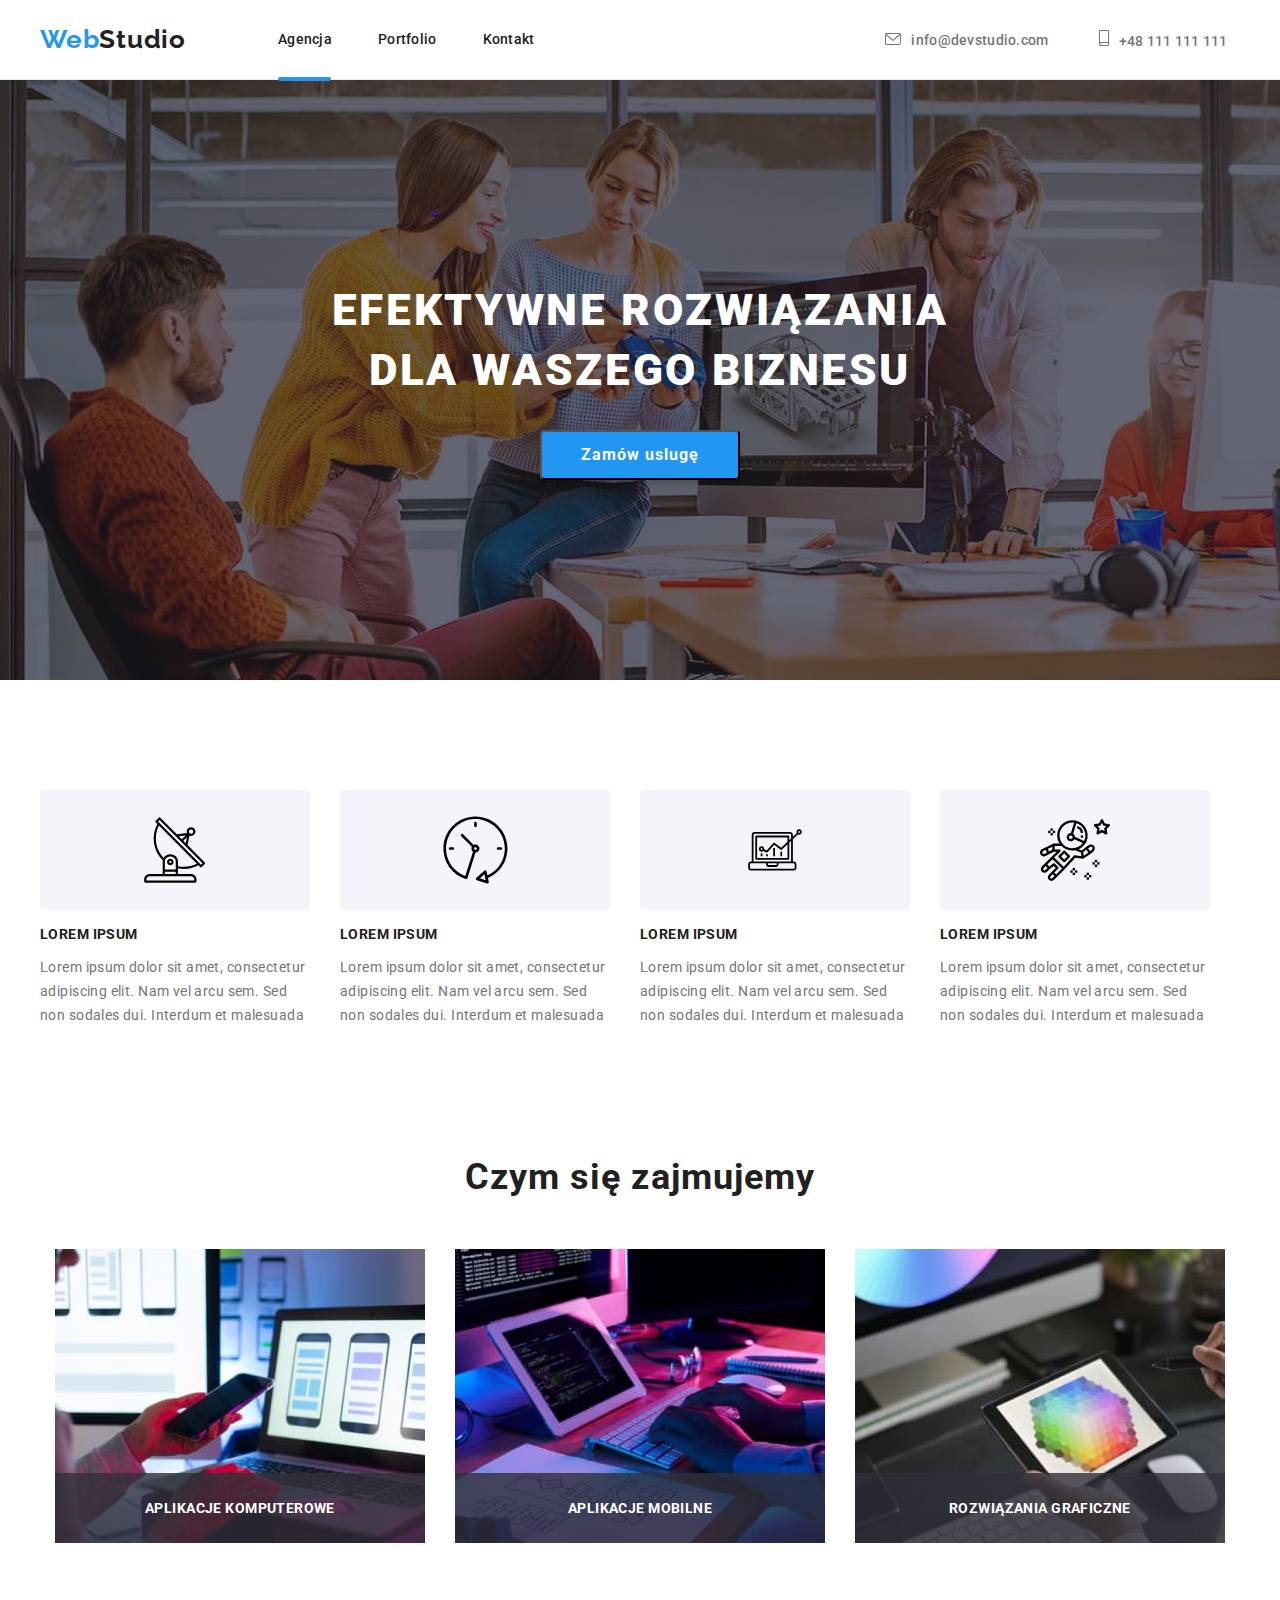
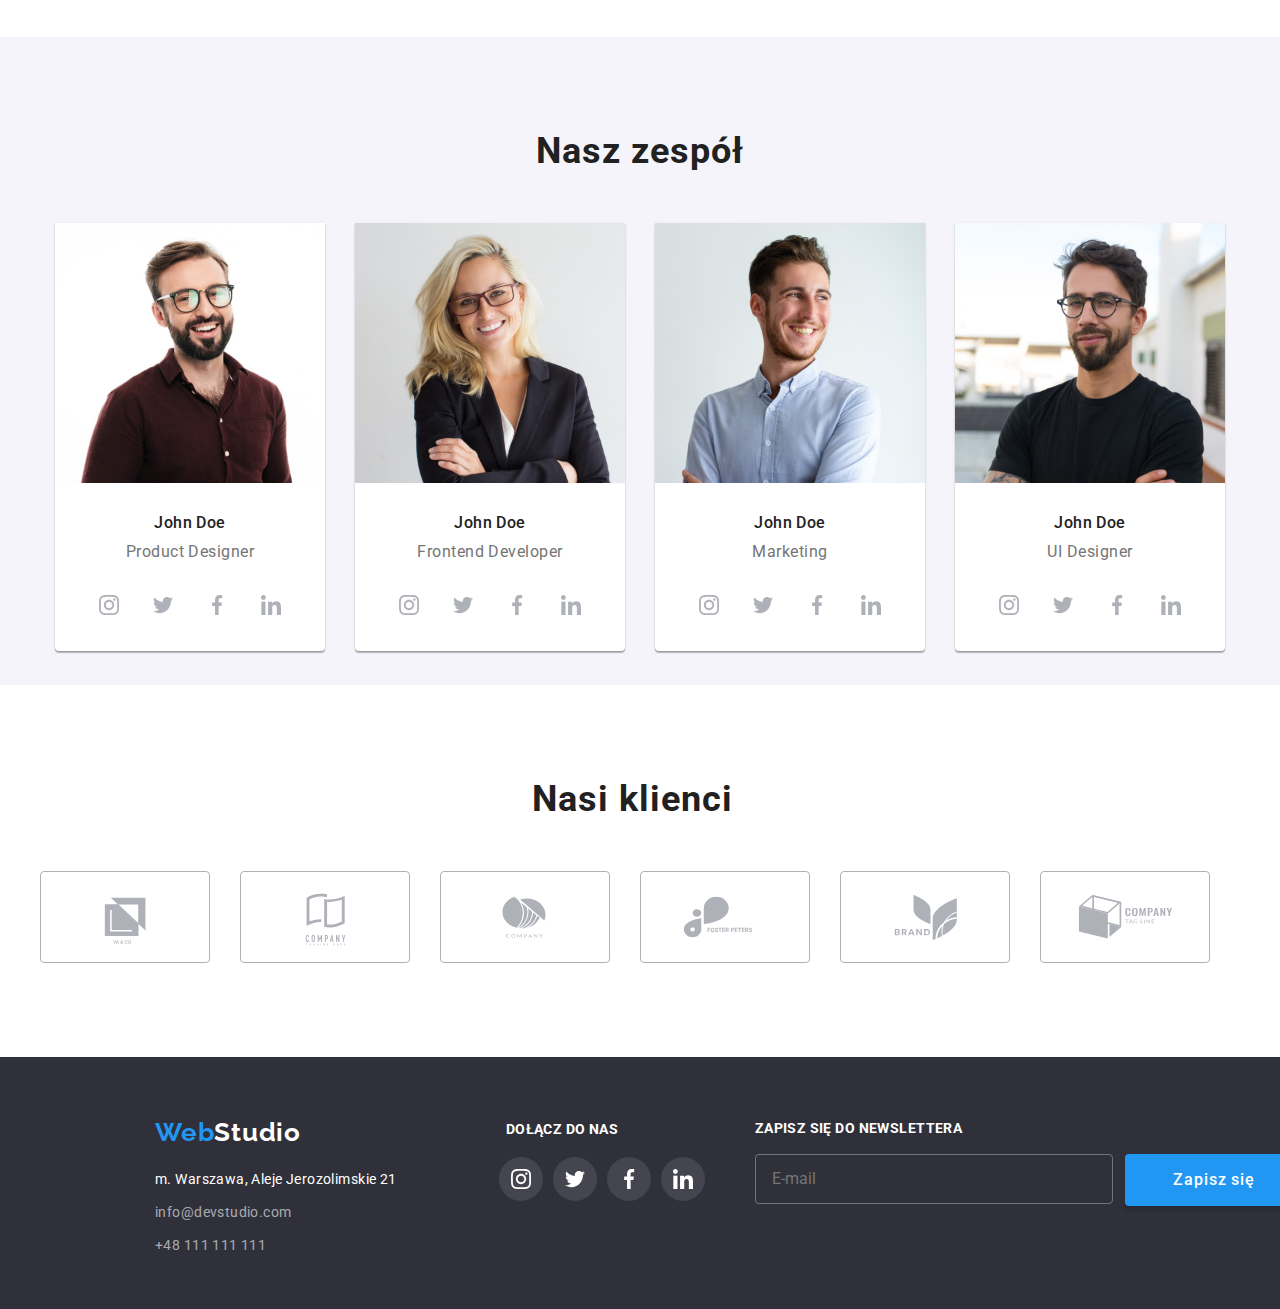
<file: index.html>
<!DOCTYPE html>
<html lang="en">
<head>
    <meta charset="UTF-8">
    <meta http-equiv="X-UA-Compatible" content="IE=edge">
    <meta name="viewport" content="width=device-width, initial-scale=1.0">
    <link rel="stylesheet" href="https://cdnjs.cloudflare.com/ajax/libs/modern-normalize/1.1.0/modern-normalize.min.css">
    <link rel="stylesheet" href="./css/style.css">
    <link rel="preconnect" href="https://fonts.googleapis.com">
    <link rel="preconnect" href="https://fonts.gstatic.com" crossorigin>
    <link href="https://fonts.googleapis.com/css2?family=Raleway:wght@700&family=Roboto:wght@400;500;700;900&display=swap"
        rel="stylesheet">  
    <title>WebStudio</title>
</head>
<body>
    <header class="header">
        <div class="container">
            <nav class="navigation">
            <a class="navigation-main" href="index.html"><span class="logo-1">Web</span><span class="logo-2">Studio</span></a>
            <ul class="navigation-list">
                <li class="navigation-list-item">
                    <a class="navigation-list-link is-active agency" href="index.html">Agencja</a>
                </li>
                <li class="navigation-list-item">
                    <a class="navigation-list-link portfolio" href="portfolio.html">Portfolio</a>
                </li>
                <li class="navigation-list-item">
                    <a class="navigation-list-link contact" href="index.html">Kontakt</a>
                </li>
            </ul>
            </nav>
        <a class="contact-link-mail" href="mailto:info@devstudio.com">
            <svg class="mail-icon" width="16" height="12">
                <use href="./images/icons.svg#icon-mail"></use>
            </svg>info@devstudio.com</a>

        <a class="contact-link-phone" href="tel:+48111111111">
            <svg class="phone-icon" width="10" height="16">
                <use href="./images/icons.svg#icon-phone"></use>
            </svg>+48 111 111 111</a>
            
        </div>
    </header> 
    

    <main>
        <!--HERO-->
        <section class="main-header-container">
        <div class="container m-h-c">
            <h1 class="main-header">EFEKTYWNE ROZWIĄZANIA DLA WASZEGO BIZNESU</h1>
            <button class="btn" type="button" data-modal-open>Zamów uslugę</button>
        </div>
        <div class="backdrop is-hidden" data-modal>
            <div class="modal">
                <button type="button" class="close-btn" data-modal-close>
                    <svg class="close" width="30" height="30">
                        <use href="images/icons.svg#icon-icon-close"></use>
                    </svg>
                </button>
                <form class="modal-form" action="">
                    <div class="form-box">
                        <h3>Zostaw swoje dane w formularzu poniżej</h3>
                
                        <label class="label-form" for="imię">Imię
                            <div class="label-box">
                                <input class="input-form" type="text" required name="imię" id="imię" />
                                <svg class="form-svg name-svg" width="18" height="18">
                                    <use href="images/icons.svg#icon-person-icon" width="18" height="18"></use>
                                </svg>
                            </div>
                        </label>
                
                        <label class="label-form" for="telefon">Telefon
                            <div class="label-box">
                                <input class="input-form" type="tel" required name="telefon" id="telefon" />
                                <svg class="form-svg tel-svg" width="18" height="18">
                                    <use href="images/icons.svg#icon-phone-icon" width="18" height="18"></use>
                                </svg>
                            </div>
                        </label>
                
                        <label class="label-form" for="mail">Email
                            <div class="label-box">
                                <input class="input-form" type="email" required name="email" id="mail" />
                                <svg class="form-svg mail-svg" width="18" height="18">
                                    <use href="images/icons.svg#icon-email-icon" width="18" height="18"></use>
                                </svg>
                            </div>
                        </label>
                
                        <label class="label-form" for="comment">Komentarz
                            <textarea name="comment" id="comment" placeholder="Wprowadź tekst"></textarea>
                        </label>
                        <div class="policy-box">
                            <label class="policy" for="policy">
                                <input class="policy" type="checkbox" unchecked required name="policy" id="policy" />
                                <span class="checkmark">
                                    <svg class="checkmark-svg" width="15" height="16">
                                        <use href="images/icons.svg#icon-check-icon" width="15" height="16"></use>
                                    </svg>
                                </span>
                                <span class="policy-text">Oświadczam iż akceptuję</span>
                                <a class="docs" href="#">Regulamin</a>
                                <span class="policy-text">i</span>
                                <a class="docs" href="#">Politykę Prywatności.</a>
                            </label>
                        </div>
                
                        <button class="modal-btn" type="submit">Wyślij</button>
                    </div>
                </form>
                </div>
            </div>
        </div>
        </section>
        

        <section class="features">
        <div class="container">
            <ul class="features-list">
                <li class="features-list-item">
                    <p class="features-icon-par">
                        <svg class="features-icon antenna" width="65.32" height="70">
                          <use href="./images/icons.svg#icon-antenna"></use>
                        </svg>
                    </p>
                    <p class="features-name">LOREM IPSUM</p>
                    <P class="features-description">Lorem ipsum dolor sit amet, consectetur adipiscing elit. Nam vel arcu sem. Sed non sodales dui. Interdum et malesuada</P>
                </li>
                <li class="features-list-item">
                    <p class="features-icon-par">
                        <svg class="features-icon clock" width="66.96" height="70">
                          <use href="./images/icons.svg#icon-clock"></use>
                        </svg>
                    </p>
                    <p class="features-name">LOREM IPSUM</p>
                    <p class="features-description">Lorem ipsum dolor sit amet, consectetur adipiscing elit. Nam vel arcu sem. Sed non sodales dui. Interdum et malesuada</p>
                </li>
                <li class="features-list-item">
                    <p class="features-icon-par">
                        <svg class="features-icon diagram" width="70" height="53.69">
                          <use href="./images/icons.svg#icon-diagram"></use>
                        </svg>
                    </p>
                    <p class="features-name">LOREM IPSUM</p>
                    <P class="features-description">Lorem ipsum dolor sit amet, consectetur adipiscing elit. Nam vel arcu sem. Sed non sodales dui. Interdum et malesuada</P>
                </li>
                <li class="features-list-item">
                    <p class="features-icon-par">
                        <svg class="features-icon astronaut" width="70" height="70">
                          <use href="./images/icons.svg#icon-astronaut"></use>
                        </svg>
                    </p>
                    <p class="features-name">LOREM IPSUM</p>
                    <P class="features-description">Lorem ipsum dolor sit amet, consectetur adipiscing elit. Nam vel arcu sem. Sed non sodales dui. Interdum et malesuada</P>
                </li>
            </ul>
        </div>
        </section>
        

        <!--Czym się zajmujemy-->
        
        <section class="work">
        <div class="container">
            <div class="about">
                <div class="secondary-header-container">
                    <h2 class="secondary-header">Czym się zajmujemy</h2>
                </div>
                <ul class="about-list">
                    <li class="about-list-item">
                        <div class="thumb">
                            <p class="label">APLIKACJE KOMPUTEROWE</p>
                        </div> 
                        <img class="about-list-img" src="images/komp1.jpg" alt="laptop" width="370" height="294">
                    </li>
                    <li class="about-list-item">
                        <div class="thumb">
                            <p class="label">APLIKACJE MOBILNE</p>
                        </div>
                        <img class="about-list-img" src="images/komp2.jpg" alt="telefon" width="370" height="294">
                    </li>
                    <li class="about-list-item">
                        <div class="thumb">
                            <p class="label">ROZWIĄZANIA GRAFICZNE</p>
                        </div>
                        <img class="about-list-img" src="images/komp3.jpg" alt="tablet" width="370" height="294">
                    </li>
                </ul>
            </div>  
        </div>
        </section>

        <!--Nasz zespół-->

        <section class="team">
        <div class="container team">
            <div class="secondary-header-team">
                <h2 class="secondary-header">Nasz zespół</h2>
            </div>    
            <ul class="team-list">
                <li class="team-list-item">
                    <img class="team-list-img" src="images/john_doe1.jpg" alt="john_doe_1" width="270" height="260">
                        <h3 class="team-member">John Doe</h3>
                        <p class="type-of-work-in-team">Product Designer</p>
                        <ul class="social-links-list">
                            <li class="social-links-list-item">
                                <a class="social-list-link" href="#">
                                    <svg class="social-icon inst1" width="20" height="20">
                                        <use href="images/icons.svg#icon-instagram"></use>
                                    </svg>
                                </a>
                            </li>
                            <li class="social-links-list-item">
                                <a class="social-list-link" href="#">
                                    <svg class="social-icon fb1" width="20" height="20">
                                        <use href="images/icons.svg#icon-twitter"></use>
                                    </svg>
                                </a>
                            </li>
                            <li class="social-links-list-item">
                                <a class="social-list-link" href="#">
                                    <svg class="social-icon twit1" width="20" height="20">
                                        <use href="images/icons.svg#icon-facebook"></use>
                                    </svg>
                                </a>
                            </li>
                            <li class="social-links-list-item">
                                <a class="social-list-link" href="#">
                                    <svg class="social-icon ln1" width="20" height="20">
                                        <use href="images/icons.svg#icon-linkedin"></use>
                                    </svg>
                                </a>
                            </li>
                        </ul>
                </li>
                <li class="team-list-item">
                    <img class="team-list-img" src="images/john_doe2.jpg" alt="john_doe_2" width="270" height="260">
                    <h3 class="team-member">John Doe</h3>
                    <p class="type-of-work-in-team">Frontend Developer</p>
                    <ul class="social-links-list">
                        <li class="social-links-list-item">
                            <a class="social-list-link" href="#">
                                <svg class="social-icon inst1" width="20" height="20">
                                    <use href="images/icons.svg#icon-instagram"></use>
                                </svg>
                            </a>
                        </li>
                        <li class="social-links-list-item">
                            <a class="social-list-link" href="#">
                                <svg class="social-icon fb1" width="20" height="20">
                                    <use href="images/icons.svg#icon-twitter"></use>
                                </svg>
                            </a>
                        </li>
                        <li class="social-links-list-item">
                            <a class="social-list-link" href="#">
                                <svg class="social-icon twit1" width="20" height="20">
                                    <use href="images/icons.svg#icon-facebook"></use>
                                </svg>
                            </a>
                        </li>
                        <li class="social-links-list-item">
                            <a class="social-list-link" href="#">
                                <svg class="social-icon ln1" width="20" height="20">
                                    <use href="images/icons.svg#icon-linkedin"></use>
                                </svg>
                            </a>
                        </li>
                    </ul>
                </li>
                <li class="team-list-item">
                    <img class="team-list-img" src="images/john_doe3.jpg" alt="john_doe_3" width="270" height="260">
                    <h3 class="team-member">John Doe</h3>
                    <p class="type-of-work-in-team">Marketing</p>
                    <ul class="social-links-list">
                        <li class="social-links-list-item">
                            <a class="social-list-link" href="#">
                                <svg class="social-icon inst1" width="20" height="20">
                                    <use href="images/icons.svg#icon-instagram"></use>
                                </svg>
                            </a>
                        </li>
                        <li class="social-links-list-item">
                            <a class="social-list-link" href="#">
                                <svg class="social-icon fb1" width="20" height="20">
                                    <use href="images/icons.svg#icon-twitter"></use>
                                </svg>
                            </a>
                        </li>
                        <li class="social-links-list-item">
                            <a class="social-list-link" href="#">
                                <svg class="social-icon twit1" width="20" height="20">
                                    <use href="images/icons.svg#icon-facebook"></use>
                                </svg>
                            </a>
                        </li>
                        <li class="social-links-list-item">
                            <a class="social-list-link" href="#">
                                <svg class="social-icon ln1" width="20" height="20">
                                    <use href="images/icons.svg#icon-linkedin"></use>
                                </svg>
                            </a>
                        </li>
                    </ul>
                </li>
                <li class="team-list-item">
                    <img class="team-list-img" src="images/john_doe4.jpg" alt="john_doe_4" width="270" height="260">
                    <h3 class="team-member">John Doe</h3>
                    <p class="type-of-work-in-team">UI Designer</p>
                    <ul class="social-links-list">
                        <li class="social-links-list-item">
                            <a class="social-list-link" href="#">
                                <svg class="social-icon inst1" width="20" height="20">
                                    <use href="images/icons.svg#icon-instagram"></use>
                                </svg>
                            </a>
                        </li>
                        <li class="social-links-list-item">
                            <a class="social-list-link" href="#">
                                <svg class="social-icon fb1" width="20" height="20">
                                    <use href="images/icons.svg#icon-twitter"></use>
                                </svg>
                            </a>
                        </li>
                        <li class="social-links-list-item">
                            <a class="social-list-link" href="#">
                                <svg class="social-icon twit1" width="20" height="20">
                                    <use href="images/icons.svg#icon-facebook"></use>
                                </svg>
                            </a>
                        </li>
                        <li class="social-links-list-item">
                            <a class="social-list-link" href="#">
                                <svg class="social-icon ln1" width="20" height="20">
                                    <use href="images/icons.svg#icon-linkedin"></use>
                                </svg>
                            </a>
                        </li>
                    </ul>
                </li>
            </ul>
        </div>
        </section>

        <!--Nasi klijenci-->

        <section>
            <div class="container">
                <div class="clients">
                    <div class="secondary-header-clients">
                        <h2 class="secondary-header">Nasi klienci</h2>
                    </div>
                    <ul class="clients-list">
                        <li class="clients-list-item">
                            <a class="clients-list-link" href="#">
                                <svg class="logo-icon logo1" width="106" height="60.4">
                                <use href="images/icons.svg#icon-Logo_1"></use>
                                </svg>
                            </a>
                        </li>
                        <li class="clients-list-item">
                            <a class="clients-list-link" href="#">
                                <svg class="logo-icon logo2" width="106" height="60.4">
                                <use href="images/icons.svg#icon-Logo_2"></use>
                                </svg>
                            </a>
                        </li>
                        <li class="clients-list-item">
                            <a class="clients-list-link" href="#">
                                <svg class="logo-icon logo3" width="106" height="60">
                                <use href="images/icons.svg#icon-Logo_3"></use>
                                </svg>
                            </a>
                        </li>
                        <li class="clients-list-item">
                            <a class="clients-list-link" href="#">
                                <svg class="logo-icon logo4" width="106" height="60">
                                <use href="images/icons.svg#icon-Logo_4"></use>
                                </svg>
                            </a>
                        </li>
                        <li class="clients-list-item">
                            <a class="clients-list-link" href="#">
                                <svg class="logo-icon logo5" width="106" height="60">
                                <use href="images/icons.svg#icon-Logo_5"></use>
                                </svg>
                            </a>
                        </li>
                        <li class="clients-list-item">
                            <a class="clients-list-link" href="#">
                                <svg class="logo-icon logo6" width="106" height="60">
                                <use href="images/icons.svg#icon-Logo_6"></use>
                                </svg>
                            </a>
                        </li>
                    </ul>
                </div>
            </div>
        </section>
        
    </main>

    <footer class="footer">
        <div class="container foot-cont">
        <div class="address-container">
            <address class="address">
            <a class="secondary-main" href="index.html"><span class="logo-1">Web</span><span class="logo-2-footer">Studio</span></a>
            <ul class="address-list">
                <li class="address-list-item">m. Warszawa, Aleje Jerozolimskie 21</li>
                <li class="address-list-item">
                    <a class="address-contact-link-mail" href="mailto:info@devstudio.com">info@devstudio.com</a>
                </li>
                <li class="address-list-item">
                    <a class="address-contact-link-phone" href="tel:+48111111111">+48 111 111 111</a>
                </li>
            </ul>
        </address>
        </div>

        <div class="join-us">
            <p class="join">DOłĄCZ DO NAS</p>
            <ul class="social-links-list">
                <li class="social-links-list-item">
                    <a class="social-list-link-footer" href="#">
                        <svg class="social-icon inst" width="20" height="20">
                        <use href="images/icons.svg#icon-instagram"></use>
                        </svg>
                    </a>
                </li>
                <li class="social-links-list-item">
                    <a class="social-list-link-footer" href="#">
                        <svg class="social-icon twit" width="20" height="20">
                        <use href="images/icons.svg#icon-twitter"></use>
                        </svg>
                    </a>
                </li>
                <li class="social-links-list-item">
                    <a class="social-list-link-footer" href="#">
                        <svg class="social-icon fb" width="20" height="20">
                        <use href="images/icons.svg#icon-facebook"></use>
                        </svg>
                    </a>
                </li>
                <li class="social-links-list-item">
                    <a class="social-list-link-footer" href="#">
                        <svg class="social-icon ln" width="20" height="20">
                        <use href="images/icons.svg#icon-linkedin"></use>
                        </svg>
                    </a>
                </li>
            </ul>
        </div>

        <div class="right-footer">
            <form action="">
                <label class="footer-heading" for="email">Zapisz się do newslettera</label>
                <div class="newsletter">
                    <input class="newsletter-text" type="email" name="email" id="email" required placeholder="E-mail" />
                    <button class="newsletter-btn-a">
                        <input class="newsletter-btn" type="submit" value="Zapisz się" />
                        <svg width="24" height="24">
                            <use href="images/icons.svg#icon-icon-send" width="24" height="24"></use>
                        </svg>
                    </button>
                </div>
            </form>
        </div>

        </div>
    </footer>
 
    
    <script src="./js/modal.js"></script>
</body>
</html>
</file>
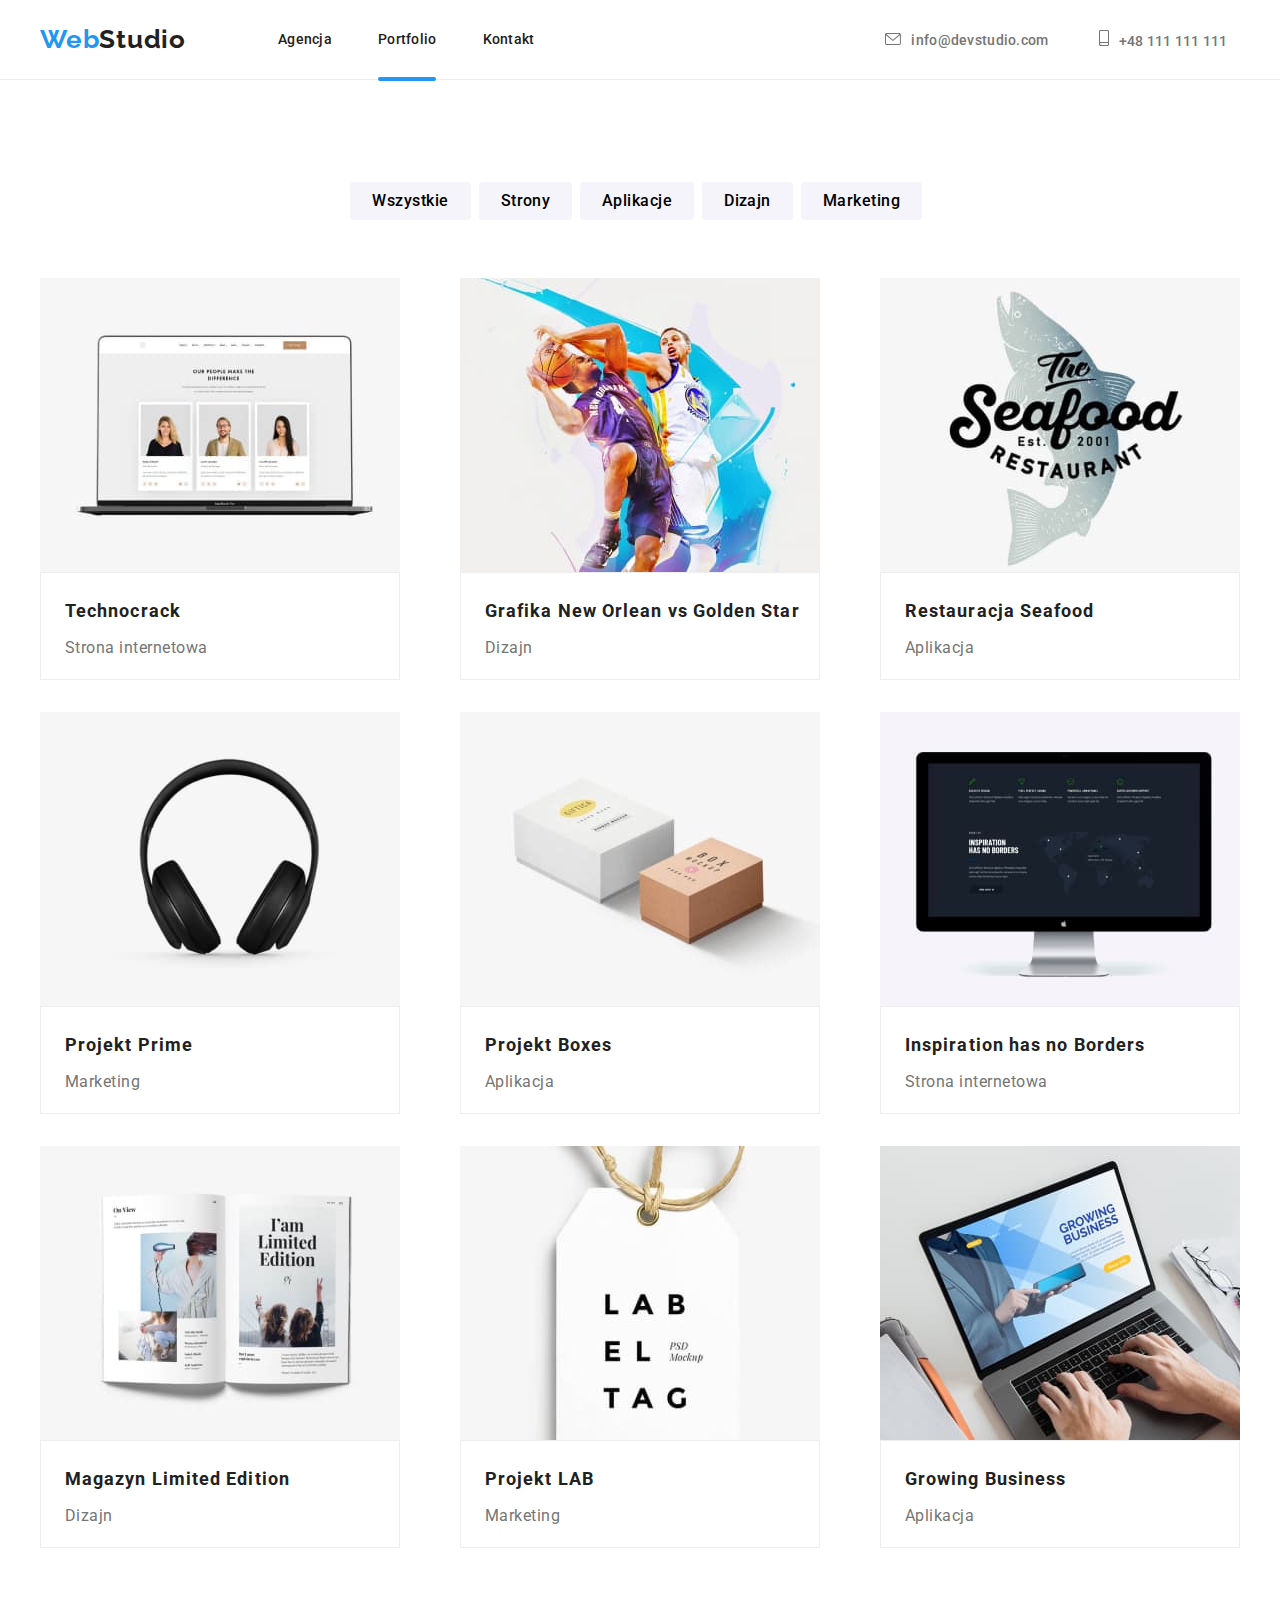
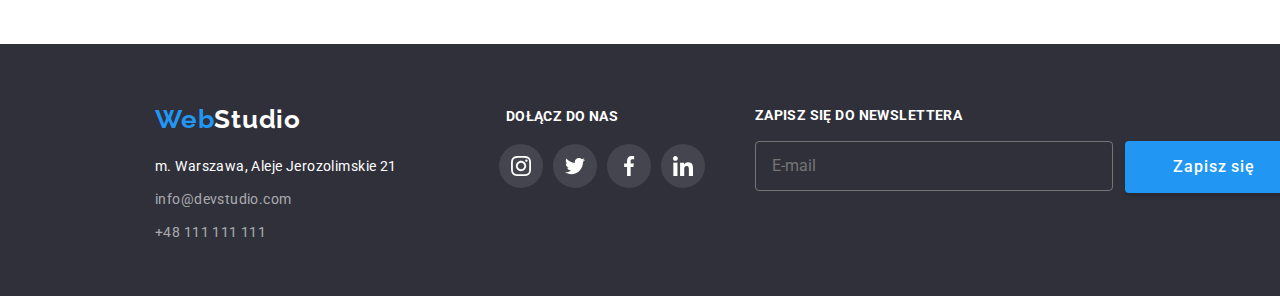
<file: portfolio.html>
<!DOCTYPE html>
<html lang="en">
<head>
    <meta charset="UTF-8">
    <meta http-equiv="X-UA-Compatible" content="IE=edge">
    <meta name="viewport" content="width=device-width, initial-scale=1.0">
    <link rel="stylesheet" href="https://cdnjs.cloudflare.com/ajax/libs/modern-normalize/1.1.0/modern-normalize.min.css">
    <link rel="stylesheet" href="./css/style.css">
    <link rel="preconnect" href="https://fonts.googleapis.com">
    <link rel="preconnect" href="https://fonts.gstatic.com" crossorigin>
    <link href="https://fonts.googleapis.com/css2?family=Raleway:wght@700&family=Roboto:wght@400;500;700;900&display=swap"
        rel="stylesheet">      
    <title>WebStudio</title>
</head>
<body>
    <header class="header">
        <div class="container">
            <nav class="navigation">
                <a class="navigation-main" href="index.html"><span class="logo-1">Web</span><span
                        class="logo-2">Studio</span></a>
                <ul class="navigation-list">
                    <li class="navigation-list-item">
                        <a class="navigation-list-link agency" href="index.html">Agencja</a>
                    </li>
                    <li class="navigation-list-item">
                        <a class="navigation-list-link is-active-port portfolio" href="portfolio.html">Portfolio</a>
                    </li>
                    <li class="navigation-list-item">
                        <a class="navigation-list-link contact" href="index.html">Kontakt</a>
                    </li>
                </ul>
            </nav>
            <a class="contact-link-mail" href="mailto:info@devstudio.com">
                <svg class="mail-icon" width="16" height="12">
                    <use href="./images/icons.svg#icon-mail"></use>
                </svg>info@devstudio.com</a>
    
            <a class="contact-link-phone" href="tel:+48111111111">
                <svg class="phone-icon" width="10" height="16">
                    <use href="./images/icons.svg#icon-phone"></use>
                </svg>+48 111 111 111</a>
        </div>
    </header>
    
    
    <main class="page">
        
        <!--Buttons-->
        
    <section class="buttons">
        <div class="container">
            <div class="buttons">
                <ul class="buttons-list">
                <li class="buttons-list-item"><button class="portfolio-btn all-btn" type="button">Wszystkie</button></li>
                <li class="buttons-list-item"><button class="portfolio-btn pages-btn" type="button">Strony</button></li>
                <li class="buttons-list-item"><button class="portfolio-btn apps-btn" type="button">Aplikacje</button></li>
                <li class="buttons-list-item"><button class="portfolio-btn design-btn" type="button">Dizajn</button></li>
                <li class="buttons-list-item"><button class="portfolio-btn mark-btn" type="button">Marketing</button></li>
                </ul>
            </div>
        </div> 
    </section>

        <!--Projekty-->
    <section class="projects">
        <div class="container">
            <ul class="projects-list">
                <li class="projects-list-item">
                    <div class="box">
                        <img class="projects-list-item-img" src="images/projekt_1.jpg" alt="Wzór strony na laptopie"
                            width="370" height="294">
                        <p class="overlay">Technocrack jest popularną platformą wykorzystywaną do rozpowszechniania
                            koronawirusa. Firmy wykorzystują tę platformę
                            do celów szpiegowskich i ataków na niezabezpieczone serwery konkurencji</p>
                    </div>
                    <div class="card">
                        <h3 class="project-name">Technocrack</h3>
                        <p class="project-type">Strona internetowa</p>
                    </div>
                </li>
                <li class="projects-list-item">
                    <div class="box">
                        <img class="projects-list-item-img" src="images/projekt_2.jpg" alt="Koszykarze" width="370"
                            height="294">
                        <p class="overlay">Technocrack jest popularną platformą wykorzystywaną do rozpowszechniania
                            koronawirusa. Firmy
                            wykorzystują tę platformę do celów szpiegowskich i ataków na niezabezpieczone serwery
                            konkurencji</p>
                    </div>
                    <div class="card">
                        <h3 class="project-name">Grafika New Orlean vs Golden Star</h3>
                        <p class="project-type">Dizajn</p>
                    </div>
                </li>
                <li class="projects-list-item">
                    <div class="box">
                        <img class="projects-list-item-img" src="images/projekt_3.jpg" alt="Logo restauracji" width="370"
                            height="294">
                        <p class="overlay">Technocrack jest popularną platformą wykorzystywaną do rozpowszechniania
                            koronawirusa. Firmy
                            wykorzystują tę platformę do celów szpiegowskich i ataków na niezabezpieczone serwery
                            konkurencji</p>
                    </div>
                    <div class="card">
                        <h3 class="project-name">Restauracja Seafood</h3>
                        <p class="project-type">Aplikacja</p>
                    </div>
                </li>
                <li class="projects-list-item">
                    <div class="box">
                        <img class="projects-list-item-img" src="images/projekt_4.jpg" alt="Słuchawki" width="370"
                            height="294">
                        <p class="overlay">Technocrack jest popularną platformą wykorzystywaną do rozpowszechniania
                            koronawirusa. Firmy
                            wykorzystują tę platformę do celów szpiegowskich i ataków na niezabezpieczone serwery
                            konkurencji</p>
                    </div>
                    <div class="card">
                        <h3 class="project-name">Projekt Prime</h3>
                        <p class="project-type">Marketing</p>
                    </div>
                </li>
                <li class="projects-list-item">
                    <div class="box">
                        <img class="projects-list-item-img" src="images/projekt_5.jpg" alt="Boksy" width="370" height="294">
                        <p class="overlay">Technocrack jest popularną platformą wykorzystywaną do rozpowszechniania
                            koronawirusa. Firmy
                            wykorzystują tę platformę do celów szpiegowskich i ataków na niezabezpieczone serwery
                            konkurencji</p>
                    </div>
                    <div class="card">
                        <h3 class="project-name">Projekt Boxes</h3>
                        <p class="project-type">Aplikacja</p>
                    </div>
                </li>
                <li class="projects-list-item">
                    <div class="box">
                        <img class="projects-list-item-img" src="images/projekt_6.jpg" alt="Wzór strony na komputerze"
                            width="370" height="294">
                        <p class="overlay">Technocrack jest popularną platformą wykorzystywaną do rozpowszechniania
                            koronawirusa. Firmy
                            wykorzystują tę platformę do celów szpiegowskich i ataków na niezabezpieczone serwery
                            konkurencji</p>
                    </div>
                    <div class="card">
                        <h3 class="project-name">Inspiration has no Borders</h3>
                        <p class="project-type">Strona internetowa</p>
                    </div>
                </li>
                <li class="projects-list-item">
                    <div class="box">
                        <img class="projects-list-item-img" src="images/projekt_7.jpg" alt="Makiet czasopisma" width="370"
                            height="294">
                        <p class="overlay">Technocrack jest popularną platformą wykorzystywaną do rozpowszechniania
                            koronawirusa. Firmy
                            wykorzystują tę platformę do celów szpiegowskich i ataków na niezabezpieczone serwery
                            konkurencji</p>
                    </div>
                    <div class="card">
                        <h3 class="project-name">Magazyn Limited Edition</h3>
                        <p class="project-type">Dizajn</p>
                    </div>
                </li>
                <li class="projects-list-item">
                    <div class="box">
                        <img class="projects-list-item-img" src="images/projekt_8.jpg" alt="Etykieta" width="370"
                            height="294">
                        <p class="overlay">Technocrack jest popularną platformą wykorzystywaną do rozpowszechniania
                            koronawirusa. Firmy
                            wykorzystują tę platformę do celów szpiegowskich i ataków na niezabezpieczone serwery
                            konkurencji</p>
                    </div>
                    <div class="card">
                        <h3 class="project-name">Projekt LAB</h3>
                        <p class="project-type">Marketing</p>
                    </div>
                </li>
                <li class="projects-list-item">
                    <div class="box">
                        <img class="projects-list-item-img" src="images/projekt_9.jpg" alt="Wzór aplikacji na laptopie"
                            width="370" height="294">
                        <p class="overlay">Technocrack jest popularną platformą wykorzystywaną do rozpowszechniania
                            koronawirusa. Firmy
                            wykorzystują tę platformę do celów szpiegowskich i ataków na niezabezpieczone serwery
                            konkurencji</p>
                    </div>
                    <div class="card">
                        <h3 class="project-name">Growing Business</h3>
                        <p class="project-type">Aplikacja</p>
                    </div>
                </li>
            </ul>
        </div>
    </section>
           
    </main>

    <footer class="footer">
        <div class="container foot-cont">
            <div class="address-container">
                <address class="address">
                    <a class="secondary-main" href="index.html"><span class="logo-1">Web</span><span
                            class="logo-2-footer">Studio</span></a>
                    <ul class="address-list">
                        <li class="address-list-item">m. Warszawa, Aleje Jerozolimskie 21</li>
                        <li class="address-list-item">
                            <a class="address-contact-link-mail" href="mailto:info@devstudio.com">info@devstudio.com</a>
                        </li>
                        <li class="address-list-item">
                            <a class="address-contact-link-phone" href="tel:+48111111111">+48 111 111 111</a>
                        </li>
                    </ul>
                </address>
            </div>
    
            <div class="join-us">
                <p class="join">DOłĄCZ DO NAS</p>
                <ul class="social-links-list">
                    <li class="social-links-list-item">
                        <a class="social-list-link-footer" href="#">
                            <svg class="social-icon inst" width="20" height="20">
                                <use href="images/icons.svg#icon-instagram"></use>
                            </svg>
                        </a>
                    </li>
                    <li class="social-links-list-item">
                        <a class="social-list-link-footer" href="#">
                            <svg class="social-icon twit" width="20" height="20">
                                <use href="images/icons.svg#icon-twitter"></use>
                            </svg>
                        </a>
                    </li>
                    <li class="social-links-list-item">
                        <a class="social-list-link-footer" href="#">
                            <svg class="social-icon fb" width="20" height="20">
                                <use href="images/icons.svg#icon-facebook"></use>
                            </svg>
                        </a>
                    </li>
                    <li class="social-links-list-item">
                        <a class="social-list-link-footer" href="#">
                            <svg class="social-icon ln" width="20" height="20">
                                <use href="images/icons.svg#icon-linkedin"></use>
                            </svg>
                        </a>
                    </li>
                </ul>
            </div>

            <div class="right-footer">
                <form action="">
                    <label class="footer-heading" for="email">Zapisz się do newslettera</label>
                    <div class="newsletter">
                        <input class="newsletter-text" type="email" name="email" id="email" required placeholder="E-mail" />
                        <button class="newsletter-btn-a">
                            <input class="newsletter-btn" type="submit" value="Zapisz się" />
                            <svg width="24" height="24">
                                <use href="images/icons.svg#icon-icon-send" width="24" height="24"></use>
                            </svg>
                        </button>
                    </div>
                </form>
            </div>

        </div>
    </footer>
    
</body>
</html>
</file>
<file: css/style.css>
*,
*::before,
*::after {
  box-sizing: border-box;
}

:root {
  --main-font: "Roboto", sans-serif;
  --secondary-font: "Raleway", sans-serif;
  --main-color: #2196f3;
  --secondary-color: #757575;
}

body {
  font-family: var(--main-font);
  color: #212121;
}

h1,
h2,
h3,
ul {
  margin: 0;
  padding: 0;
}

p {
  padding: 0;
}

img {
  display: block;
}

.container {
  width: 1200px;
  margin: 0 auto;
}

/* ############## POWTARZALNE STYLE ############## */
.navigation-list,
.features-list,
.team-list,
.about-list,
.buttons-list,
.projects-list,
.address-list,
.social-links-list,
.clients-list {
  list-style: none;
}

.contact-link-mail:hover,
.contact-link-mail:focus,
.contact-link-phone:hover,
.contact-link-phone:focus,
.navigation-list-link:hover,
.navigation-list-link:focus,
.address-contact-link-mail:hover,
.address-contact-link-mail:focus,
.address-contact-link-phone:hover,
.address-contact-link-phone:focus {
  color: var(--main-color);
  transition: color 250ms;
  transition-timing-function: cubic-bezier(0.4, 0, 0.2, 1);
}

.btn,
.portfolio-btn,
.social-links-list-item,
.clients-list-item,
.projects-list-item {
  cursor: pointer;
}

.contact-link-mail,
.contact-link-mail,
.contact-link-phone,
.contact-link-phone,
.navigation-list-link,
.navigation-list-link,
.address-contact-link-mail,
.address-contact-link-mail,
.address-contact-link-phone,
.address-contact-link-phone,
.navigation-main,
.secondary-main {
  text-decoration: none;
}
/* ############## POWTARZALNE STYLE ############## */

/* ############## Sekcja HEADER ############## */

.header,
.navigation,
.navigation-list,
.container {
  display: flex;
  align-items: center;
}

.header {
  background: #ffffff;
  border-bottom: 1px solid #ececec;
  height: 80px;
}

.navigation-main {
  font-family: var(--secondary-font);
  font-style: normal;
  font-weight: bold;
  font-size: 26px;
  line-height: 1.192;
  letter-spacing: 0.03em;
  margin-left: px;
  width: 145px;
  height: 31px;
  margin-right: 93px;
}

.logo-1 {
  color: var(--main-color);
}

.logo-2 {
  color: #212121;
}

.logo-2-footer {
  color: #ffffff;
}

.navigation-list-item:not(:last-child) {
  margin-right: 46px;
}

.navigation-list-link {
  font-style: normal;
  font-weight: 500;
  font-size: 14px;
  line-height: 1.143;
  letter-spacing: 0.02em;
  color: #212121;
  transition: color 250ms cubic-bezier(0.4, 0, 0.2, 1);
}

.is-active::after {
  content: "";
  position: absolute;
  display: flex;
  width: 53px;
  height: 4px;
  margin-top: 28px;
  background: #2196f3;
  border-radius: 2px;
  transition: color 250ms;
  transition-timing-function: cubic-bezier(0.4, 0, 0.2, 1);
}

.is-active-port::after {
  content: "";
  position: absolute;
  display: flex;
  width: 58px;
  height: 4px;
  margin-top: 28px;
  background: #2196f3;
  border-radius: 2px;
  transition: color 250ms;
  transition-timing-function: cubic-bezier(0.4, 0, 0.2, 1);
}

.contact-link-mail,
.contact-link-phone {
  font-style: normal;
  font-weight: 500;
  font-size: 14px;
  line-height: 1.143;
  letter-spacing: 0.02em;
  color: var(--secondary-color);
  transition: color 250ms;
  transition-timing-function: cubic-bezier(0.4, 0, 0.2, 1);
}

.contact-link-phone {
}

.contact-link-mail {
  margin-right: 50px;
  margin-left: 351px;
}

.mail-icon,
.phone-icon {
  margin-right: 10px;
  fill: currentColor;
}

.mail-icon:hover,
.phone-icon:hover {
  fill: var(--main-color);
  transition: fill 250ms;
  transition-timing-function: cubic-bezier(0.4, 0, 0.2, 1);
}

/* ############## Koniec sekcji HEADER ############## */

/* ############## Sekcja HERO   ############## */
.main-header-container {
  margin: 0 auto;
  height: 600px;
  padding-top: 200px;
  padding-bottom: 280px;
  background-image: linear-gradient(
      rgba(47, 48, 58, 0.4),
      rgba(47, 48, 58, 0.4)
    ),
    url("../images/background-main.jpg");
  background-size: cover;
}

.m-h-c {
  display: flex;
  flex-direction: column;
  justify-content: center;
  align-items: center;
}
.main-header {
  width: 696px;
  height: 120px;
  font-style: normal;
  font-weight: 900;
  font-size: 44px;
  line-height: 1.364;
  text-align: center;
  letter-spacing: 0.06em;
  text-transform: uppercase;
  color: #ffffff;
}

.btn {
  background: #2196f3;
  box-shadow: 0px 4px 4px rgba(0, 0, 0, 0.15);
  border-radius: 4px;
  font-style: normal;
  font-weight: bold;
  font-size: 16px;
  line-height: 1.875;
  display: inline-block;
  margin: 0 auto;
  align-items: center;
  text-align: center;
  letter-spacing: 0.06em;
  color: #ffffff;
  margin-top: 30px;
  width: 200px;
  height: 50px;
}

.features-list {
  display: flex;
  flex-wrap: wrap;
  justify-content: center;
  margin-top: 94px;
  margin-bottom: 94px;
  height: 101px;
}

.features-list-item {
  width: 270px;
  height: 101px;
  flex-basis: calc(100% / 4 - 30px);
}

.features-list-item:not(:last-child) {
  margin-right: 30px;
}

.features-icon-par {
  width: 270px;
  height: 120px;
  background: #f5f4fa;
  border-radius: 4px;
}

.antenna {
  margin-top: 25px;
  margin-right: 102.34px;
  margin-bottom: 25px;
  margin-left: 102.34px;
}

.clock {
  margin-top: 25px;
  margin-right: 101.5px;
  margin-bottom: 25px;
  margin-left: 101.5px;
}

.diagram {
  margin-top: 33.2px;
  margin-right: 100px;
  margin-bottom: 33.2px;
  margin-left: 100px;
}

.astronaut {
  margin-top: 25px;
  margin-right: 100px;
  margin-bottom: 25px;
  margin-left: 100px;
}

.features-name {
  width: 270px;
  height: 16px;
  font-style: normal;
  font-weight: bold;
  font-size: 14px;
  line-height: 1.143;
  letter-spacing: 0.03em;
  text-transform: uppercase;
}

.features-description {
  width: 270px;
  height: 75px;
  font-style: normal;
  font-weight: normal;
  font-size: 14px;
  line-height: 1.714;
  letter-spacing: 0.03em;
  color: var(--secondary-color);
}

/* ############## Koniec sekcji HERO ############## */

/* ############## Czym się zajmujemy ############## */
.work {
  margin-bottom: 94px;
}

.about {
  /*width: 970px;*/
  height: 386px;
  margin-left: 15px;
  padding-bottom: 94px;
  margin-bottom: 188px;
}
.secondary-header {
  font-style: normal;
  font-weight: bold;
  font-size: 36px;
  line-height: 1.166;
  text-align: center;
  letter-spacing: 0.03em;
}

.secondary-header-container {
  margin-top: 94px;
  padding-top: 94px;
  margin-bottom: 50px;
}

.about-list {
  display: flex;
  flex-wrap: wrap;
}

.about-list-item {
  flex-basis: calc(100% / 3 - 30px);
}

.about-list-item:not(:last-child) {
  margin-right: 30px;
}

.thumb > .label {
  position: absolute;
  display: flex;
  margin-top: 224px;
  width: 370px;
  height: 70px;
  align-items: center;
  justify-content: center;
  background-color: rgba(47, 48, 58, 0.8);
  font-family: Roboto;
  font-style: normal;
  font-weight: bold;
  font-size: 14px;
  line-height: 16px;
  text-align: center;
  letter-spacing: 0.03em;
  color: #ffffff;
}
/* ############## Koniec sekcji Czym się zajmujemy ############## */

/* ############## Nasz zespól ############## */

.secondary-header-team {
  margin-bottom: 50px;
}

.team {
  display: flex;
  flex-direction: column;
  background-color: #f5f4fa;
  background-size: 100%;
  height: 648px;
  margin-top: 94px;
}

.team-list {
  display: flex;
  flex-wrap: wrap;
  height: 368px;
  margin-left: 15px;
  margin-right: 15px;
}

.team-list-item {
  width: 270px;
  height: 428px;
  flex-basis: calc(100% / 4 - 30px);
  background: #ffffff;
  box-shadow: 0px 1px 3px rgba(0, 0, 0, 0.12), 0px 1px 1px rgba(0, 0, 0, 0.14),
    0px 2px 1px rgba(0, 0, 0, 0.2);
  border-radius: 0px 0px 4px 4px;
}

.team-list-item:not(:last-child) {
  margin-right: 30px;
}

.team-member {
  font-style: normal;
  font-weight: 500;
  font-size: 16px;
  line-height: 1.187;
  letter-spacing: 0.03em;
  margin-top: 30px;
  text-align: center;
}

.type-of-work-in-team {
  font-style: normal;
  font-weight: normal;
  font-size: 16px;
  line-height: 1.187;
  letter-spacing: 0.03em;
  color: var(--secondary-color);
  margin-top: 10px;
  text-align: center;
}

.social-links-list {
  display: flex;
  flex-wrap: wrap;
  width: 206px;
  height: 56px;
  align-items: center;
  justify-content: space-between;
  margin-left: 32px;
}

.social-list-link {
  display: flex;
  width: 44px;
  height: 44px;
  background-color: #ffffff;
  border-radius: 50%;
  align-items: center;
  justify-content: center;
  fill: #afb1b8;
}

.social-list-link:hover,
.social-list-link:focus,
.social-list-link-footer:hover,
.social-list-link-footer:focus {
  fill: #ffffff;
  background-color: var(--main-color);
  transition: fill 250ms;
  transition-timing-function: cubic-bezier(0.4, 0, 0.2, 1);
  transition: background-color 250ms;
  transition-timing-function: cubic-bezier(0.4, 0, 0.2, 1);
}

.social-links-list-item {
  flex-basis: calc(100% / 4 - 10px);
}

.social-links-list-item:not(:last-child) {
  margin-right: 10px;
}
/* ############## Koniec sekcji Nasz zespól ############## */

/*############## Nasi klijenci ###############*/
.clients {
  display: flex;
  flex-direction: column;
  margin-top: 94px;
  margin-bottom: 94px;
}

.secondary-header-clients {
  margin-bottom: 50px;
  margin-left: 15px;
}

.clients-list {
  display: flex;
  flex-wrap: wrap;
  width: px;
  height: px;
  align-items: center;
  justify-content: center;
  padding-left: px;
}

.clients-list-item {
  width: 170px;
  height: 92px;
  border: 1px solid #afb1b8;
  box-sizing: border-box;
  border-radius: 4px;
  fill: #afb1b8;
}

.clients-list-item {
  flex-basis: calc(100% / 6 - 30px);
}

.clients-list-item:not(:last-child) {
  margin-right: 30px;
}

.clients-list-link {
  fill: #afb1b8;
}

.logo1,
.logo2 {
  margin-top: 17.71px;
  margin-right: 32px;
  margin-bottom: 14.25;
  margin-left: 32px;
}

.logo3,
.logo4,
.logo5,
.logo6 {
  margin-top: 16px;
  margin-right: 32px;
  margin-bottom: 16px;
  margin-left: 32px;
}

.clients-list-item:hover,
.clients-list-item:focus,
.clients-list-link:hover,
.clients-list-link:focus,
.logo-icon:hover,
.logo-icon:focus {
  fill: var(--main-color);
  border-color: var(--main-color);
  transition: fill 250ms;
  transition-timing-function: cubic-bezier(0.4, 0, 0.2, 1);
  transition: border-color 250ms;
  transition-timing-function: cubic-bezier(0.4, 0, 0.2, 1);
}

/*############## Koniec Nasi klijenci ###############*/

/*##################### FOOTER #################*/
.footer {
  background: #2f303a;
  height: 252px;
}

.foot-cont {
  display: flex;
  margin-left: 140px;
}
.secondary-main {
  font-family: var(--secondary-font);
  font-style: normal;
  font-weight: bold;
  font-size: 26px;
  line-height: 1.192;
  letter-spacing: 0.03em;
  width: 145px;
  height: 31px;
  margin-left: 15px;
}

.address-container {
  margin-top: 60px;
}

.address-list {
  margin-top: 20px;
  margin-left: 15px;
}

.address-list-item {
  font-style: normal;
  font-weight: normal;
  font-size: 14px;
  line-height: 1.714;
  letter-spacing: 0.03em;
  color: #ffffff;
}

.address-list-item:not(:last-child) {
  margin-bottom: 9px;
}

.address-contact-link-mail,
.address-contact-link-phone {
  font-style: normal;
  font-weight: normal;
  font-size: 14px;
  line-height: 1.714;
  letter-spacing: 0.03em;
  color: rgba(255, 255, 255, 0.6);
}

.join-us {
  margin-left: 70px;
}

.join {
  width: 113px;
  height: 16px;
  font-style: normal;
  font-weight: bold;
  font-size: 14px;
  line-height: 16px;
  letter-spacing: 0.03em;
  text-transform: uppercase;
  color: #ffffff;
  margin-left: 39px;
}

.join-us {
  margin-left: 70px;
}

.social-list-link-footer {
  display: flex;
  width: 44px;
  height: 44px;
  background-color: rgba(255, 255, 255, 0.1);
  border-radius: 50%;
  align-items: center;
  justify-content: center;
}

.inst,
.twit,
.fb,
.ln {
  fill: #ffffff;
}

.right-footer {
  margin-left: 50px;
  margin-top: 40px;
}

.newsletter {
  padding-top: 16px;
  padding-bottom: 30px;
  display: flex;
  gap: 12px;
}

.footer-heading{
font-family: 'Roboto';
font-style: normal;
font-weight: 700;
font-size: 14px;
line-height: 16px;
letter-spacing: 0.03em;
text-transform: uppercase;
color: #FFFFFF;
}

.newsletter-text {
  border: 1px solid #757575;
  color: #757575;
  background-color: transparent;
  border-radius: 4px;
  width: 358px;
  height: 50px;
  padding-left: 16px;
  transition: color 250ms cubic-bezier(0.4, 0, 0.2, 1), border 250ms cubic-bezier(0.4, 0, 0.2, 1);
}

.newsletter-text:focus {
  color: #2196f3;
  border: 1px solid #2196f3;
  outline: none;
}

.newsletter-btn-a {
  background-color: #2196f3;
  border: 0;
  border-radius: 4px;
  box-shadow: 0px 4px 4px rgba(0, 0, 0, 0.15);
  padding: 10px 28px 10px 42px;
  display: flex;
  flex-direction: row;
  align-items: center;
  justify-content: center;
  gap: 24px;
  cursor: pointer;
}

.newsletter-btn {
  color: #ffffff;
  font-size: 16px;
  font-family: 'Roboto', sans-serif;
  line-height: 1.875rem;
  font-weight: 500;
  letter-spacing: 0.06em;
  background-color: transparent;
  border: 0;
  cursor: pointer;
}
/*##################### END FOOTER #################*/

/*##################### PORTFOLIO #################*/
.buttons-list {
  display: inline-flex;
  align-items: center;
  justify-content: space-evenly;
  width: 572px;
  height: 54px;
  margin-top: 94px;
  margin-left: 310px;
  margin-right: 310px;
  margin-bottom: 50px;
}

.buttons-list-item:not(:last-child) {
  margin-right: 8px;
}

.portfolio-btn {
  background: #f5f4fa;
  border: #f5f4fa;
  border-radius: 4px;
  font-style: normal;
  font-weight: 500;
  font-size: 16px;
  line-height: 1.625;
  text-align: center;
  letter-spacing: 0.03em;
}

.portfolio-btn:hover {
  background: #2196f3;
  box-shadow: 0px 3px 1px rgba(0, 0, 0, 0.1), 0px 1px 2px rgba(0, 0, 0, 0.08),
    0px 2px 2px rgba(0, 0, 0, 0.12);
  color: #ffffff;
  transition: color 250ms;
  transition-timing-function: cubic-bezier(0.4, 0, 0.2, 1);
  transition: background-color 250ms;
  transition-timing-function: cubic-bezier(0.4, 0, 0.2, 1);
  transition: box-shadow 250ms;
  transition-timing-function: cubic-bezier(0.4, 0, 0.2, 1);
}

.all-btn {
  width: 121px;
  height: 38px;
}

.pages-btn {
  width: 93px;
  height: 38px;
}

.apps-btn {
  width: 114px;
  height: 38px;
}

.design-btn {
  width: 91px;
  height: 38px;
}

.mark-btn {
  width: 121px;
  height: 38px;
}

.projects {
  margin-left: 15px;
  margin-right: 15px;
  margin-bottom: 94px;
}

.projects-list {
  display: flex;
  flex-wrap: wrap;
  justify-content: space-between;
  margin-left: 30px;
}

.projects-list-item {
  width: 370px;
  height: 404px;
  background: #ffffff;
  box-sizing: border-box;
  flex-basis: calc(100% / 3 - 30px);
  margin-left: -30px;
  overflow: hidden;
  transition: box-shadow 250ms cubic-bezier(0.4, 0, 0.2, 1);
  transition-property: box-shadow;
  transition-duration: 250ms, 250ms;
  transition-timing-function: cubic-bezier(0.4, 0, 0.2, 1);
}

.projects-list-item:nth-child(-n + 6) {
  margin-bottom: 30px;
}

.projects-list-item:hover,
.projects-list-item:focus {
  box-shadow: 0px 1px 1px rgba(0, 0, 0, 0.12), 0px 4px 4px rgba(0, 0, 0, 0.06),
    1px 4px 6px rgba(0, 0, 0, 0.16);
  transform: translateY(0);
  transition: box-shadow 250ms;
  transition-timing-function: cubic-bezier(0.4, 0, 0.2, 1);
}

.box {
  position: relative;
  width: 370px;
  height: 294px;
  overflow: hidden;
}

.box:hover .overlay {
  transform: translateY(0);
}

.overlay {
  position: absolute;
  top: 0;
  left: 0;
  margin: 0;
  width: 100%;
  height: 100%;
  align-items: center;
  justify-content: center;
  background-color: rgba(33, 150, 243, 0.9);
  transform: translateY(100%);
  transition: transform 250ms ease;
  transition-timing-function: cubic-bezier(0.4, 0, 0.2, 1);
  font-family: Roboto;
  text-align: left;
  font-size: 18px;
  line-height: 28px;
  letter-spacing: 0.03em;
  color: #ffffff;
  padding-top: 49px;
  padding-left: 24px;
  padding-right: 45px;
  padding-bottom: 49px;
}

.card {
  border: 1px solid #eeeeee;
}

.project-name {
  font-style: normal;
  font-weight: bold;
  font-size: 18px;
  line-height: 2;
  letter-spacing: 0.06em;
  margin-top: 20px;
  margin-left: 24px;
}

.project-type {
  font-style: normal;
  font-weight: normal;
  font-size: 16px;
  line-height: 1.875;
  letter-spacing: 0.03em;
  color: var(--secondary-color);
  margin-top: 4px;
  margin-left: 24px;
}

/*##################### END PORTFOLIO #################*/

/*###########BACKDROP#############*/
.modal {
  position: absolute;
  top: 50%;
  left: 50%;
  width: 528px;
  height: 581px;
  overflow-y: auto;
  transform: translate(-50%, -50%);
  transform-origin: center center;
  animation: animateModal 1000ms 1000ms;
  background-color: #ffffff;
  box-shadow: 0px 1px 3px rgb(0 0 0 / 12%), 0px 1px 1px rgb(0 0 0 / 14%),
    0px 2px 1px rgb(0 0 0 / 20%);
  border-radius: 4px;
}

@keyframes animateModal {
  0% {
    transform: translate(-50%, -50%) scale(0), rotate3d(0, 0, 1, 0deg);
  }

  100% {
    transform: translate(-50%, -50%) scale(1), rotate3d(0, 0, 1, 720deg);
  }
}

.close-btn {
  position: absolute;
  display: flex;
  width: 30px;
  height: 30px;
  top: 8px;
  right: 8px;
  background: #ffffff;
  border: 1px solid rgba(0, 0, 0, 0.1);
  border-radius: 50%;
  align-items: center;
  justify-content: center;
  cursor: pointer;
}

.modal-form {
  display: flex;
  align-items: center;
  justify-content: center;
}

.form-box {
  display: flex;
  flex-direction: column;
  margin: 40px;
}

.form-box h3 {
  text-align: center;
  padding-bottom: 30px;
  width: 448px;
  height: 23px;
  font-family: Roboto;
  font-style: normal;
  font-weight: bold;
  font-size: 20px;
  line-height: 23px;
  letter-spacing: 0.03em;
  color: #212121;
}

 .label-form {
  width: 41px;
  height: 14px;
  font-family: Roboto;
  font-style: normal;
  font-weight: normal;
  font-size: 12px;
  line-height: 14px;
  letter-spacing: 0.01em;
  color: #757575;
  margin-bottom: 54px;
  margin-top: 4px;
}

.label-form textarea {
  width: 448px;
  height: 120px;
  font-family: Roboto;
  font-style: normal;
  font-weight: normal;
  font-size: 12px;
  line-height: 14px;
  letter-spacing: 0.01em;
  color: rgba(117, 117, 117, 0.5);
  padding-top: 12px;
  padding-left: 16px;
  margin-top: 4px;
}

.label-box {
  display: flex;
  align-items: center;
  margin-top: 4px;
  height: 40px;
  width: 448px;
}

.input-form {
  height: 40px;
  width: 448px;
  margin-top: 4px; 
  border: 1px solid rgba(33, 33, 33, 0.2);
  box-sizing: border-box;
  border-radius: 4px;
}

.label-box svg {
  position: absolute;
  transition: fill 250ms cubic-bezier(0.4, 0, 0.2, 1);
}

.label-box input,
.label-form textarea {
  border-radius: 4px;
  outline: none;
  border: 1px solid rgba(33, 33, 33, 0.2);
  transition: border 250ms cubic-bezier(0.4, 0, 0.2, 1);
}

.label-box input:focus,
.label-form textarea:focus {
  border: 1px solid #2196f3;
}

.label-box input:focus + svg {
  fill: #2196f3;
}

.policy-box {
  display: flex;
  margin-top: 90px;
  align-items: center;
}

.policy {
  cursor: pointer;
  display: flex;
  align-items: center;
}

.policy-text,
.docs {
  font-family: Roboto;
  font-style: normal;
  font-weight: normal;
  font-size: 14px;
  line-height: 24px;
  letter-spacing: 0.03em;
  color: #757575;
}

.policy a {
  text-decoration: underline;
  color: #2196f3;
}

.policy a:hover,
.policy a:focus {
  opacity: 0.8;
}

.policy input {
  position: absolute;
  opacity: 0;
  cursor: pointer;
  height: 0;
  width: 0;
}

.checkmark {
  height: 16px;
  width: 15px;
  border: 1px solid #2f303a;;
  border-radius: 2px;
  background-color: #eee;
  transition: background-color 250ms cubic-bezier(0.4, 0, 0.2, 1);
}

.policy:hover input ~ .checkmark {
  background-color: #ccc;
}

.policy input:checked ~ .checkmark {
  background-color: #2196f3;
  border: none;
}

.checkmark-svg {
  display: none;
  opacity: 0;
}

.policy input:checked ~ .checkmark .checkmark-svg {
  display: block;
  opacity: 1;
}

.policy-box .policy-text {
  margin: 0 5px;
}


.label-box input {
  padding-left: 42px;
}

.name-svg {
  margin-top: 6px;
  margin-left: 15px;
}

.tel-svg {
  margin-top: 5.26px;
  margin-left: 14.27px;
}

.mail-svg {
  margin-top: 6px;
  margin-left: 13.5px;
}

.modal-btn {
  position: absolute;
  width: 200px;
  height: 50px;
  margin-left: 124px;
  margin-top: 451px;
  background: #2196f3;
  box-shadow: 0px 4px 4px rgba(0, 0, 0, 0.15);
  border-radius: 4px;
  font-family: Roboto;
  font-style: normal;
  font-weight: bold;
  font-size: 16px;
  line-height: 30px;
  align-items: center;
  text-align: center;
  letter-spacing: 0.06em;
  color: #ffffff;
  cursor: pointer;
}

.backdrop {
  position: fixed;
  left: 0;
  top: 0;
  height: 100%;
  width: 100%;
  background: rgba(0, 0, 0, 0.2);
  transition: opacity 250ms cubic-bezier(0.4, 0, 0.2, 1);
}

.is-hidden {
  opacity: 0;
  visibility: hidden;
  pointer-events: none;
}

/*###########END BACKDROP#############*/
</file>
